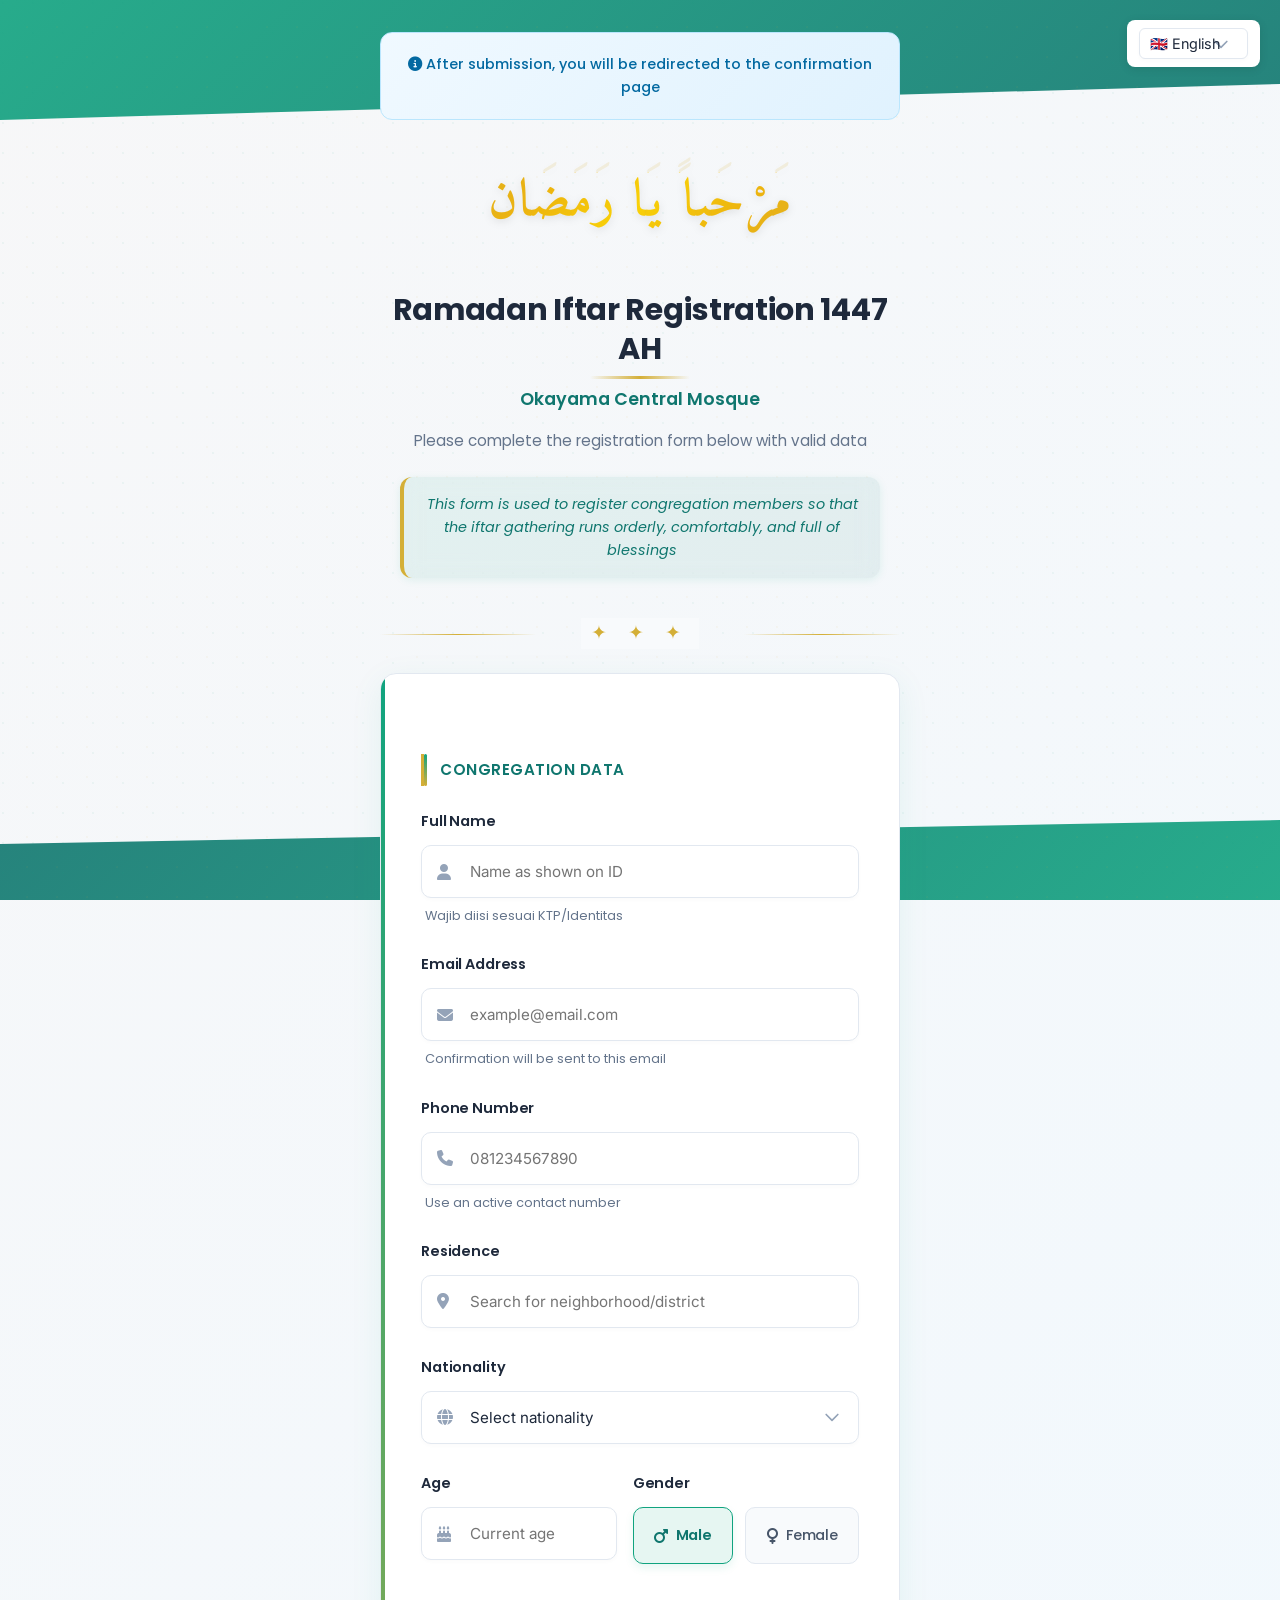
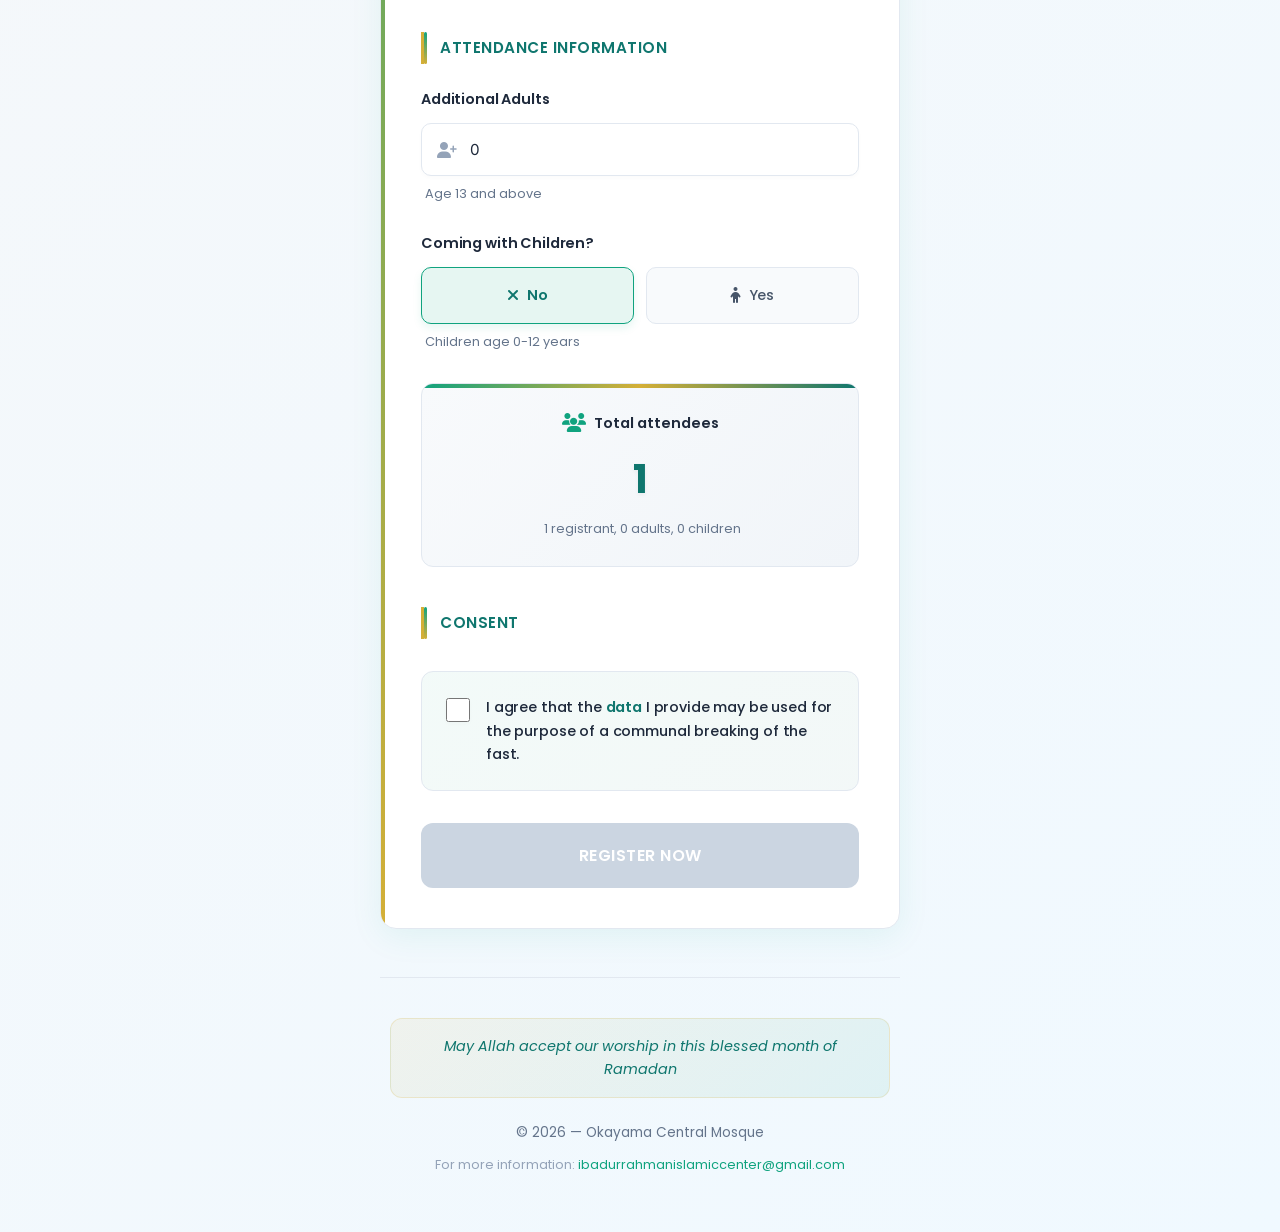
<file: index.html>
<!DOCTYPE html>
<html lang="id">
<head>
<meta charset="UTF-8">
<meta name="viewport" content="width=device-width, initial-scale=1">
<title>Registrasi Buka Puasa Bersama 1447 H</title>

<!-- Open Graph Tags -->
<meta property="og:title" content="Registrasi Buka Puasa Bersama 1447 H">
<meta property="og:description" content="Daftar untuk menghadiri buka puasa bersama di Masjid Central Okayama">
<meta property="og:image" content="https://masjidcentralokayama.github.io/repo/iftar-og.jpg">
<meta property="og:url" content="https://masjidcentralokayama.github.io/repo/">

<!-- Fonts -->
<link rel="stylesheet" href="https://cdnjs.cloudflare.com/ajax/libs/font-awesome/6.5.2/css/all.min.css">
<link href="https://fonts.googleapis.com/css2?family=Amiri:wght@400;700&family=Inter:wght@300;400;500;600;700&family=Poppins:wght@400;500;600;700&family=Open+Sans:wght@400;500;600&display=swap" rel="stylesheet">

<!-- CSS External -->
<link rel="stylesheet" href="css/main.css">
<link rel="icon" href="data:,">
</head>

<body>
<!-- Decorative Background Elements -->
<div class="ornament-top" aria-hidden="true"></div>
<div class="ornament-bottom" aria-hidden="true"></div>
<div class="islamic-pattern" aria-hidden="true"></div>

<!-- Language Selector -->
<div class="language-selector">
  <select id="languageSelector" aria-label="Pilih bahasa">
    <option value="id">🇮🇩 Indonesia</option>
    <option value="en">🇬🇧 English</option>
    <option value="ja">🇯🇵 日本語</option>
  </select>
</div>

<main>
  <div class="container">
    <!-- Alert Messages -->
    <div class="duplicate-alert" id="duplicateAlert" role="alert" aria-live="assertive">
      <i class="fas fa-exclamation-triangle"></i>
      <span id="duplicateAlertText">Data ini sudah terdaftar</span>
    </div>

    <div class="info-message" id="infoMessage" role="status" aria-live="polite">
      <i class="fas fa-info-circle"></i>
      <span id="infoMessageText">Setelah submit, Anda akan diarahkan ke halaman konfirmasi</span>
    </div>

    <div class="alert-message" id="alertMessage" role="alert" aria-live="assertive">
      <i class="fas fa-exclamation-circle"></i>
      <span id="alertMessageText"></span>
    </div>

    <div class="success-message" id="successMessage" role="status" aria-live="polite">
      <i class="fas fa-check-circle"></i>
      <span id="successMessageText"></span>
    </div>

    <!-- Header -->
    <div class="header">
      <div class="arabic-greeting">
        <div class="arabic-text" data-text="مَرْحَباً يَا رَمَضَان">
          مَرْحَباً يَا رَمَضَان
        </div>
      </div>
      
      <h1 id="mainTitle">Registrasi Buka Puasa Bersama 1447 H</h1>
      
      <div class="center-name" id="centerName">Masjid Central Okayama</div>
      
      <div class="subtitle" id="subtitleText">
        Silakan lengkapi formulir registrasi di bawah ini dengan data yang valid
      </div>
      
      <div class="event-purpose" id="eventPurpose">
        Formulir ini digunakan untuk pendataan jamaah agar pelaksanaan buka puasa bersama berjalan tertib, nyaman, dan penuh keberkahan
      </div>
    </div>

    <!-- Islamic Divider -->
    <div class="islamic-divider" aria-hidden="true">
      <span>✦ ✦ ✦</span>
    </div>

    <!-- Registration Form -->
    <div class="card">
      <form id="registrationForm" autocomplete="on" novalidate>
        
        <!-- HONEYPOT FIELD - Ditempatkan di awal form, TIDAK TERLIHAT -->
    <input type="text" 
           name="website_url" 
           id="website_url" 
           style="display: none !important; visibility: hidden; height: 0; width: 0; opacity: 0; position: absolute; left: -9999px;" 
           tabindex="-1" 
           autocomplete="off"
           value="">
           
        <!-- Section: Data Jamaah -->
        <h3 class="section-title" id="sectionDataJamaah">
          <i class="fas fa-user" aria-hidden="true"></i> Data Jamaah
        </h3>

        <!-- Full Name -->
        <div class="field">
          <label for="nama_lengkap" id="labelNamaLengkap">Nama Lengkap</label>
          <div class="input-wrapper">
            <i class="fas fa-user" aria-hidden="true"></i>
            <input type="text" id="nama_lengkap" name="nama_lengkap" required 
                   placeholder="Nama sesuai identitas" minlength="3" maxlength="100"
                   aria-describedby="namaHint">
          </div>
          <div class="hint" id="namaHint">Wajib diisi sesuai KTP/Identitas</div>
        </div>

        <!-- Email -->
        <div class="field">
          <label for="email" id="labelEmail">Alamat Email</label>
          <div class="input-wrapper">
            <i class="fas fa-envelope" aria-hidden="true"></i>
            <input type="email" id="email" name="email" required 
                   placeholder="contoh@email.com" pattern="[a-zA-Z0-9._%+\-]+@[a-zA-Z0-9.\-]+\.[a-zA-Z]{2,}"
                   aria-describedby="emailHint">
          </div>
          <div class="hint" id="hintEmail">Konfirmasi akan dikirim ke email ini</div>
        </div>

        <!-- Phone Number -->
        <div class="field">
          <label for="no_hp" id="labelNoHp">Nomor Telepon</label>
          <div class="input-wrapper">
            <i class="fas fa-phone" aria-hidden="true"></i>
            <input type="tel" id="no_hp" name="no_hp" required 
                   placeholder="081234567890 atau 08012345678" 
                   inputmode="numeric"
                   maxlength="15"
                   aria-describedby="phoneHint">
          </div>
          <div class="hint" id="hintNoHp">Format Jepang (080/090/070) atau Indonesia (08)</div>
        </div>

        <!-- Residence -->
        <div class="field">
          <label for="domisili" id="labelDomisili">Domisili</label>
          <div class="input-wrapper">
            <i class="fas fa-map-marker-alt" aria-hidden="true"></i>
            <input type="text" id="domisili" name="domisili" list="neighborhoods" required 
                   placeholder="Cari nama kelurahan/kecamatan">
            <datalist id="neighborhoods">
              <option value="Okayama-shi, Kita-ku, Kaminakano">
              <option value="Okayama-shi, Kita-ku, Ima">
              <option value="Okayama-shi, Kita-ku, Omoto">
              <option value="Okayama-shi, Kita-ku, Tsushima">
              <option value="Okayama-shi, Kita-ku, Hokan-cho">
              <option value="Okayama-shi, Naka-ku, Nishigawara">
              <option value="Okayama-shi, Minami-ku, Toyonari">
              <option value="Kurashiki-shi, Achi">
              <option value="Kurashiki-shi, Nakasho">
              <option value="Kurashiki-shi, Chaya-machi">
              <option value="Kurashiki-shi, Mizushima">
              <option value="Kurashiki-shi, Kojima">
              <option value="Kurashiki-shi, Tamashima">
              <option value="Tamano-shi, Chikko">
              <option value="Tamano-shi, Uno">
              <option value="Tamano-shi, Hibibi">
              <option value="Tamano-shi, Shibukawa">
              <option value="Soja-shi, Chuo">
              <option value="Soja-shi, Kiyone">
              <option value="Soja-shi, Yamate">
              <option value="Akaiwa-shi, Sanyo">
              <option value="Setouchi-shi, Oku-cho">
            </datalist>
          </div>
        </div>

        <!-- Nationality -->
        <div class="field">
          <label for="kebangsaan" id="labelKebangsaan">Kebangsaan</label>
          <div class="input-wrapper">
            <i class="fas fa-globe" aria-hidden="true"></i>
            <select id="kebangsaan" name="kebangsaan" required>
              <option value="">Pilih kebangsaan</option>
              <option value="Indonesia">Indonesia</option>
              <option value="Jepang">Jepang</option>
              <option value="Lainnya">Lainnya</option>
            </select>
          </div>

          <div class="other-nationality-wrapper" id="otherNationalityWrapper">
            <div class="input-wrapper">
              <i class="fas fa-edit" aria-hidden="true"></i>
              <input type="text" id="kebangsaan_lainnya" name="kebangsaan_lainnya"
                     placeholder="Masukkan kebangsaan Anda">
            </div>
          </div>
        </div>

        <!-- Age & Gender -->
        <div class="row">
          <div class="field">
            <label for="usia" id="labelUsia">Usia</label>
            <div class="input-wrapper">
              <i class="fas fa-birthday-cake" aria-hidden="true"></i>
              <input type="number" id="usia" name="usia" min="1" max="120" required 
                     placeholder="Usia saat ini">
            </div>
          </div>

          <div class="field">
            <label id="labelJenisKelamin">Jenis Kelamin</label>
            <div class="radio-group" role="radiogroup">
              <input type="radio" id="jk_l" name="jk" value="Laki-laki" required checked>
              <label for="jk_l">
                <i class="fas fa-mars" aria-hidden="true"></i>
                <span id="labelLakiLaki">Laki-laki</span>
              </label>
              <input type="radio" id="jk_p" name="jk" value="Perempuan">
              <label for="jk_p">
                <i class="fas fa-venus" aria-hidden="true"></i>
                <span id="labelPerempuan">Perempuan</span>
              </label>
            </div>
          </div>
        </div>

        <!-- Section: Informasi Kehadiran -->
        <h3 class="section-title" id="sectionKehadiran">
          <i class="fas fa-users" aria-hidden="true"></i> Informasi Kehadiran
        </h3>

        <!-- Additional Adults -->
        <div class="field">
          <label for="dewasa_tambahan" id="labelDewasaTambahan">Dewasa Tambahan</label>
          <div class="input-wrapper">
            <i class="fas fa-user-plus" aria-hidden="true"></i>
            <input type="number" id="dewasa_tambahan" name="dewasa_tambahan" min="0" max="5" value="0"
                   placeholder="Jumlah dewasa selain Anda"
                   aria-describedby="dewasaHint">
          </div>
          <div class="hint" id="hintDewasa">Usia 13 tahun ke atas</div>
        </div>

        <!-- Children -->
        <div class="field">
          <label id="labelDatangDenganAnak">Datang dengan Anak?</label>
          <div class="toggle-group" role="radiogroup">
            <input type="radio" id="anak_tidak" name="dengan_anak" value="Tidak" checked>
            <label for="anak_tidak">
              <i class="fas fa-times" aria-hidden="true"></i>
              <span id="labelTidak">Tidak</span>
            </label>
            <input type="radio" id="anak_ya" name="dengan_anak" value="Ya">
            <label for="anak_ya">
              <i class="fas fa-child" aria-hidden="true"></i>
              <span id="labelYa">Ya</span>
            </label>
          </div>
          <div class="hint" id="hintAnak">Anak usia 0-12 tahun</div>
        </div>

        <!-- Number of Children -->
        <div class="children-field-wrapper" id="childrenFieldWrapper">
          <div class="field">
            <label for="jumlah_anak" id="labelJumlahAnak">Jumlah Anak</label>
            <div class="input-wrapper">
              <i class="fas fa-baby" aria-hidden="true"></i>
              <input type="number" id="jumlah_anak" name="jumlah_anak" min="1" max="5" value="1"
                     aria-describedby="usiaAnakHint">
            </div>
            <div class="hint" id="hintUsiaAnak">Usia maksimal 12 tahun</div>
          </div>
        </div>

        <!-- Total Summary -->
        <div class="total-summary">
          <div class="total-label">
            <i class="fas fa-users" aria-hidden="true"></i>
            <span id="totalLabel">Total yang akan hadir</span>
          </div>
          <div class="total-number" id="totalAttendees">1</div>
          <div class="hint" id="totalDetail">1 pendaftar, 0 dewasa, 0 anak</div>
        </div>

        <!-- Section: Persetujuan -->
        <h3 class="section-title" id="sectionPersetujuan">
          <i class="fas fa-file-signature" aria-hidden="true"></i> Persetujuan
        </h3>

        <!-- Consent -->
        <div class="consent">
          <input type="checkbox" id="consentCheckbox" required>
          <label for="consentCheckbox">
            <span class="consent-label-text" id="consentText">
              <strong>Data jamaah</strong> digunakan semata-mata untuk keperluan pendataan dan kelancaran pelaksanaan acara buka puasa bersama. Kami menjamin kerahasiaan data Anda.
            </span>
          </label>
        </div>

        <!-- Submit Button -->
        <button type="submit" class="submit-btn" id="submitBtn" disabled>
          <span id="submitText">Daftar Sekarang</span>
        </button>

        <!-- Progress Indicator -->
        <div class="progress-indicator" id="progressIndicator">
          <div class="loading-spinner" aria-hidden="true"></div>
          <div style="font-size: 0.9rem; color: var(--accent-teal); margin-top: 0.5rem;" id="progressText">
            Mengirim data...
          </div>
        </div>
      </form>
    </div>

    <!-- Footer -->
    <footer>
      <div class="prayer-message" id="prayerMessage">
        <i class="fas fa-star-and-crescent" aria-hidden="true"></i>
        Semoga Allah menerima amal ibadah kita di bulan Ramadan yang mulia ini
      </div>
      
      <div id="footerCopyright">© 2026 — Masjid Central Okayama</div>
      
      <div class="contact">
        <span id="contactText">Untuk informasi lebih lanjut:</span>
        <a href="mailto:ibadurrahmanislamiccenter@gmail.com">
          ibadurrahmanislamiccenter@gmail.com
        </a>
      </div>
    </footer>
  </div>
</main>

<!-- JavaScript External -->
<script src="js/main.js"></script>
</body>
</html>
</file>
<file: css/main.css>
/* ============================================
   RESET & BASE STYLES (OPTIMIZED)
   ============================================ */
:root {
  --accent-green: #10a37f;
  --accent-gold: #d4af37;
  --accent-teal: #0f766e;
  --accent-dark: #1e293b;
  --accent-light: #f8fafc;
  --transition: 0.3s cubic-bezier(0.4, 0, 0.2, 1);
}

* {
  box-sizing: border-box;
  margin: 0;
  padding: 0;
}

html {
  scroll-behavior: smooth;
}

body {
  font-family: 'Poppins', 'Inter', -apple-system, BlinkMacSystemFont, 'Segoe UI', Roboto, Oxygen, Ubuntu, Cantarell, 'Open Sans', 'Helvetica Neue', sans-serif;
  background: linear-gradient(135deg, #f7f7f8 0%, #f0f9ff 100%);
  color: var(--accent-dark);
  line-height: 1.6;
  min-height: 100vh;
  -webkit-font-smoothing: antialiased;
  -moz-osx-font-smoothing: grayscale;
}

/* ============================================
   LAYOUT & CONTAINER
   ============================================ */
main {
  padding: 2rem 1rem;
  position: relative;
  overflow: hidden;
}

.container {
  max-width: 520px;
  margin: 0 auto;
  position: relative;
  z-index: 1;
}

/* ============================================
   DECORATIVE BACKGROUND ELEMENTS
   ============================================ */
.ornament-top {
  position: absolute;
  top: 0;
  left: 0;
  right: 0;
  height: 120px;
  background: linear-gradient(135deg, var(--accent-green) 0%, var(--accent-teal) 100%);
  clip-path: polygon(0 0, 100% 0, 100% 70%, 0 100%);
  z-index: 0;
  opacity: 0.9;
}

.ornament-bottom {
  position: absolute;
  bottom: 0;
  left: 0;
  right: 0;
  height: 80px;
  background: linear-gradient(135deg, var(--accent-teal) 0%, var(--accent-green) 100%);
  clip-path: polygon(0 30%, 100% 0, 100% 100%, 0 100%);
  z-index: 0;
  opacity: 0.9;
}

.islamic-pattern {
  position: absolute;
  top: 0;
  left: 0;
  right: 0;
  bottom: 0;
  background-image: 
    radial-gradient(circle at 10% 10%, rgba(16, 163, 127, 0.05) 1px, transparent 1px),
    radial-gradient(circle at 90% 90%, rgba(212, 175, 55, 0.05) 1px, transparent 1px);
  background-size: 30px 30px;
  z-index: 0;
}

/* ============================================
   HEADER STYLES (REVISED - TULISAN ARAB)
   ============================================ */
.header {
  text-align: center;
  margin-bottom: 2.5rem;
  padding: 0 0.5rem;
  position: relative;
}

/* Arabic Greeting - MARHABAN YA RAMADAN */
.arabic-greeting {
  margin: 0 auto 2rem;
  padding: 1.5rem 0;
  position: relative;
  overflow: hidden;
}

.arabic-text {
  font-family: 'Amiri', serif;
  font-size: 3.2rem;
  font-weight: 700;
  color: transparent;
  background: linear-gradient(
    135deg,
    #d4af37 0%,
    #f0b40a 30%,
    #ffd700 50%,
    #f0b40a 70%,
    #d4af37 100%
  );
  background-clip: text;
  -webkit-background-clip: text;
  text-align: center;
  line-height: 1.2;
  letter-spacing: 2px;
  position: relative;
  animation: arabicGlow 4s ease-in-out infinite alternate;
  filter: drop-shadow(0 2px 4px rgba(0, 0, 0, 0.1));
}

.arabic-text::before {
  content: attr(data-text);
  position: absolute;
  top: 0;
  left: 0;
  right: 0;
  color: rgba(212, 175, 55, 0.15);
  z-index: -1;
  animation: arabicShadow 6s ease-in-out infinite alternate;
}

@keyframes arabicGlow {
  0%, 100% {
    opacity: 1;
    background-position: 0% 50%;
    filter: drop-shadow(0 2px 8px rgba(212, 175, 55, 0.3));
  }
  50% {
    opacity: 0.95;
    background-position: 100% 50%;
    filter: drop-shadow(0 4px 16px rgba(212, 175, 55, 0.5));
  }
}

@keyframes arabicShadow {
  0%, 100% {
    transform: translate(0, 0) scale(1);
  }
  25% {
    transform: translate(2px, 1px) scale(1.01);
  }
  75% {
    transform: translate(-1px, -1px) scale(0.99);
  }
}

.header h1 {
  margin: 0 0 1rem 0;
  font-size: 1.9rem;
  color: var(--accent-dark);
  font-weight: 700;
  letter-spacing: -0.01em;
  line-height: 1.3;
  position: relative;
  display: inline-block;
}

.header h1::after {
  content: '';
  position: absolute;
  bottom: -10px;
  left: 50%;
  transform: translateX(-50%);
  width: 100px;
  height: 3px;
  background: linear-gradient(90deg, transparent, var(--accent-gold), transparent);
  border-radius: 2px;
}

.header .center-name {
  color: var(--accent-teal);
  font-weight: 600;
  font-size: 1.1rem;
  margin-bottom: 1rem;
  font-family: 'Poppins', sans-serif;
}

.header .subtitle {
  color: #64748b;
  font-size: 0.95rem;
  font-weight: 400;
  line-height: 1.6;
  margin-bottom: 1rem;
  max-width: 480px;
  margin-left: auto;
  margin-right: auto;
}

.event-purpose {
  background: linear-gradient(135deg, rgba(16, 163, 127, 0.08) 0%, rgba(15, 118, 110, 0.08) 100%);
  border-radius: 12px;
  padding: 1rem 1.25rem;
  margin: 1.5rem auto 0;
  max-width: 480px;
  border-left: 4px solid var(--accent-gold);
  font-size: 0.9rem;
  color: var(--accent-teal);
  line-height: 1.6;
  font-style: italic;
  text-align: center;
  box-shadow: 0 2px 8px rgba(16, 163, 127, 0.1);
  backdrop-filter: blur(10px);
}

.islamic-divider {
  text-align: center;
  margin: 1.5rem 0;
  position: relative;
}

.islamic-divider::before,
.islamic-divider::after {
  content: '';
  position: absolute;
  top: 50%;
  width: 30%;
  height: 1px;
  background: linear-gradient(90deg, transparent, var(--accent-gold), transparent);
}

.islamic-divider::before {
  left: 0;
}

.islamic-divider::after {
  right: 0;
}

.islamic-divider span {
  color: var(--accent-gold);
  font-size: 1.2rem;
  letter-spacing: 8px;
  display: inline-block;
  padding: 0 10px;
  background: var(--accent-light);
}

/* ============================================
   CARD STYLES
   ============================================ */
.card {
  background: #ffffff;
  padding: 2.5rem;
  border-radius: 16px;
  border: 1px solid #e2e8f0;
  box-shadow: 0 8px 32px rgba(16, 163, 127, 0.08);
  margin-bottom: 2.5rem;
  transition: all var(--transition);
  position: relative;
  overflow: hidden;
  backdrop-filter: blur(10px);
}

.card::before {
  content: '';
  position: absolute;
  top: 0;
  left: 0;
  width: 4px;
  height: 100%;
  background: linear-gradient(180deg, var(--accent-green), var(--accent-gold));
}

.card:hover {
  box-shadow: 0 12px 40px rgba(16, 163, 127, 0.12);
  transform: translateY(-2px);
}

/* ============================================
   FORM STYLES
   ============================================ */
.section-title {
  font-size: 0.95rem;
  color: var(--accent-teal);
  border-left: 3px solid var(--accent-gold);
  padding-left: 1rem;
  margin: 2.5rem 0 1.5rem;
  font-weight: 600;
  text-transform: uppercase;
  letter-spacing: 0.5px;
  font-family: 'Poppins', sans-serif;
  position: relative;
  padding-top: 0.25rem;
  padding-bottom: 0.25rem;
}

.section-title:first-child {
  margin-top: 0;
}

.section-title::before {
  content: '';
  position: absolute;
  left: 0;
  top: 0;
  bottom: 0;
  width: 3px;
  background: linear-gradient(180deg, var(--accent-green), var(--accent-gold));
  border-radius: 2px;
}

.field {
  margin-bottom: 1.75rem;
  position: relative;
}

label {
  display: block;
  margin-bottom: 0.75rem;
  font-weight: 600;
  font-size: 0.9rem;
  color: var(--accent-dark);
  letter-spacing: -0.01em;
  font-family: 'Poppins', sans-serif;
}

.input-wrapper {
  position: relative;
  transition: transform var(--transition);
}

.input-wrapper:hover {
  transform: translateY(-1px);
}

.input-wrapper i {
  position: absolute;
  left: 1rem;
  top: 50%;
  transform: translateY(-50%);
  color: #94a3b8;
  font-size: 1rem;
  transition: color var(--transition);
  z-index: 1;
}

input:focus + i,
select:focus + i {
  color: var(--accent-green);
}

input, select {
  width: 100%;
  padding: 1rem 1rem 1rem 3rem;
  border-radius: 10px;
  border: 1.5px solid #e2e8f0;
  font-size: 0.95rem;
  font-family: 'Inter', sans-serif;
  background: #ffffff;
  transition: all var(--transition);
  color: var(--accent-dark);
  box-shadow: 0 2px 4px rgba(0, 0, 0, 0.02);
  position: relative;
}

input:focus, select:focus {
  outline: none;
  border-color: var(--accent-green);
  box-shadow: 0 0 0 3px rgba(16, 163, 127, 0.15);
  background: #ffffff;
}

/* Select Styles */
select {
  appearance: none;
  background-image: url("data:image/svg+xml,%3Csvg xmlns='http://www.w3.org/2000/svg' fill='none' viewBox='0 0 24 24' stroke='%2394a3b8'%3E%3Cpath stroke-linecap='round' stroke-linejoin='round' stroke-width='2' d='M19 9l-7 7-7-7'%3E%3C/path%3E%3C/svg%3E");
  background-repeat: no-repeat;
  background-position: right 1rem center;
  background-size: 1.25rem;
  padding-right: 3rem;
  cursor: pointer;
}

/* Radio & Toggle Button Styles */
.radio-group, .toggle-group {
  display: flex;
  gap: 0.75rem;
}

.radio-group input, .toggle-group input {
  display: none;
}

.radio-group label, .toggle-group label {
  flex: 1;
  display: flex;
  align-items: center;
  justify-content: center;
  gap: 0.5rem;
  padding: 1rem 1.25rem;
  border-radius: 10px;
  border: 1.5px solid #e2e8f0;
  background: #f8fafc;
  font-size: 0.9rem;
  font-weight: 500;
  color: #475569;
  cursor: pointer;
  transition: all var(--transition);
  margin-bottom: 0;
}

.radio-group label i, .toggle-group label i {
  position: static;
  transform: none;
  font-size: 1rem;
}

.radio-group input:checked + label,
.toggle-group input:checked + label {
  background: rgba(16, 163, 127, 0.1);
  border-color: var(--accent-green);
  color: var(--accent-teal);
  font-weight: 600;
  box-shadow: 0 4px 8px rgba(16, 163, 127, 0.1);
}

/* Hint Text */
.hint {
  font-size: 0.8rem;
  color: #64748b;
  margin-top: 0.5rem;
  line-height: 1.5;
  padding-left: 0.25rem;
}

/* Row Layout */
.row {
  display: flex;
  gap: 1rem;
}

.row .field {
  flex: 1;
}

/* Other Nationality Field */
.other-nationality-wrapper {
  display: none;
  margin-top: 1rem;
  animation: fadeIn 0.3s ease;
}

@keyframes fadeIn {
  from { opacity: 0; }
  to { opacity: 1; }
}

.other-nationality-wrapper.active {
  display: block;
}

/* Children Field */
.children-field-wrapper {
  display: none;
  margin-top: 1rem;
  animation: fadeIn 0.3s ease;
}

.children-field-wrapper.active {
  display: block;
}

/* Reduce Motion */
@media (prefers-reduced-motion: reduce) {
  * {
    animation: none !important;
    transition: none !important;
  }
}

/* ============================================
   TOTAL SUMMARY
   ============================================ */
.total-summary {
  background: linear-gradient(135deg, #f8fafc 0%, #f1f5f9 100%);
  border: 1.5px solid #e2e8f0;
  border-radius: 12px;
  padding: 1.75rem;
  margin-top: 2rem;
  text-align: center;
  position: relative;
  overflow: hidden;
}

.total-summary::before {
  content: '';
  position: absolute;
  top: 0;
  left: 0;
  right: 0;
  height: 4px;
  background: linear-gradient(90deg, var(--accent-green), var(--accent-gold), var(--accent-teal));
}

.total-number {
  font-size: 2.5rem;
  font-weight: 700;
  color: var(--accent-teal);
  margin: 0.5rem 0;
  font-family: 'Poppins', sans-serif;
  text-shadow: 0 2px 4px rgba(0, 0, 0, 0.05);
}

.total-label {
  font-size: 0.9rem;
  color: var(--accent-dark);
  display: flex;
  align-items: center;
  justify-content: center;
  gap: 0.5rem;
  font-weight: 600;
  margin-bottom: 0.75rem;
}

.total-label i {
  color: var(--accent-green);
  font-size: 1.2rem;
}

/* ============================================
   CONSENT CHECKBOX
   ============================================ */
.consent {
  display: flex;
  align-items: flex-start;
  gap: 1rem;
  padding: 1.5rem;
  background: linear-gradient(135deg, rgba(16, 163, 127, 0.05) 0%, rgba(15, 118, 110, 0.05) 100%);
  border: 1.5px solid #e2e8f0;
  border-radius: 12px;
  margin: 2rem 0;
  transition: all var(--transition);
}

.consent:hover {
  border-color: var(--accent-green);
  background: linear-gradient(135deg, rgba(16, 163, 127, 0.08) 0%, rgba(15, 118, 110, 0.08) 100%);
}

.consent input {
  width: 1.5rem;
  height: 1.5rem;
  margin-top: 0.125rem;
  flex-shrink: 0;
  border-radius: 6px;
  accent-color: var(--accent-green);
  cursor: pointer;
}

.consent label {
  display: flex;
  align-items: flex-start;
  gap: 0.5rem;
  margin-bottom: 0;
  cursor: pointer;
  font-weight: 500;
  line-height: 1.6;
}

.consent-label-text {
  font-size: 0.9rem;
  color: var(--accent-dark);
  line-height: 1.6;
  font-weight: 500;
}

.consent-label-text strong {
  color: var(--accent-teal);
  font-weight: 600;
}

/* ============================================
   BUTTON STYLES
   ============================================ */
.submit-btn {
  width: 100%;
  padding: 1.25rem;
  background: linear-gradient(135deg, var(--accent-green) 0%, var(--accent-teal) 100%);
  color: white;
  border: none;
  border-radius: 12px;
  font-size: 1rem;
  font-weight: 600;
  cursor: pointer;
  transition: all var(--transition);
  font-family: 'Poppins', sans-serif;
  letter-spacing: 0.5px;
  text-transform: uppercase;
  box-shadow: 0 6px 20px rgba(16, 163, 127, 0.2);
  position: relative;
  overflow: hidden;
}

.submit-btn::before {
  content: '';
  position: absolute;
  top: 0;
  left: -100%;
  width: 100%;
  height: 100%;
  background: linear-gradient(90deg, transparent, rgba(255, 255, 255, 0.2), transparent);
  transition: left 0.5s ease;
}

.submit-btn:hover {
  background: linear-gradient(135deg, var(--accent-teal) 0%, var(--accent-green) 100%);
  transform: translateY(-2px);
  box-shadow: 0 8px 25px rgba(16, 163, 127, 0.3);
}

.submit-btn:hover::before {
  left: 100%;
}

.submit-btn:disabled {
  background: #cbd5e1;
  transform: none;
  box-shadow: none;
  cursor: not-allowed;
}

.submit-btn:disabled::before {
  display: none;
}

/* ============================================
   ALERT MESSAGES
   ============================================ */
.alert-message {
  display: none;
  background: linear-gradient(135deg, #fef2f2 0%, #fee2e2 100%);
  color: #dc2626;
  padding: 1.25rem;
  border-radius: 12px;
  border: 1.5px solid #fecaca;
  margin-bottom: 1.75rem;
  text-align: center;
  font-size: 0.9rem;
  font-weight: 500;
  animation: slideDown 0.3s ease;
}

@keyframes slideDown {
  from {
    opacity: 0;
    transform: translateY(-10px);
  }
  to {
    opacity: 1;
    transform: translateY(0);
  }
}

.alert-message.active {
  display: block;
}

.success-message {
  display: none;
  background: linear-gradient(135deg, #f0fdf4 0%, #dcfce7 100%);
  color: #166534;
  padding: 1.25rem;
  border-radius: 12px;
  border: 1.5px solid #bbf7d0;
  margin-bottom: 1.75rem;
  text-align: center;
  font-size: 0.9rem;
  font-weight: 500;
  animation: slideDown 0.3s ease;
}

.success-message.active {
  display: block;
}

.info-message {
  display: none;
  background: linear-gradient(135deg, #f0f9ff 0%, #e0f2fe 100%);
  color: #0369a1;
  padding: 1.25rem;
  border-radius: 12px;
  border: 1.5px solid #bae6fd;
  margin-bottom: 1.75rem;
  text-align: center;
  font-size: 0.9rem;
  font-weight: 500;
  animation: slideDown 0.3s ease;
}

.info-message.active {
  display: block;
}

/* Duplicate Alert */
.duplicate-alert {
  display: none;
  background: linear-gradient(135deg, #fffbeb 0%, #fef3c7 100%);
  color: #d97706;
  padding: 1.25rem;
  border-radius: 12px;
  border: 1.5px solid #fde68a;
  margin-bottom: 1.75rem;
  text-align: center;
  font-size: 0.9rem;
  font-weight: 500;
  animation: slideDown 0.3s ease;
}

.duplicate-alert.active {
  display: block;
}

/* ============================================
   FOOTER
   ============================================ */
footer {
  text-align: center;
  color: #64748b;
  font-size: 0.85rem;
  padding: 1.5rem 0;
  border-top: 1px solid #e2e8f0;
  margin-top: 3rem;
  position: relative;
}

.prayer-message {
  background: linear-gradient(135deg, rgba(212, 175, 55, 0.08) 0%, rgba(16, 163, 127, 0.08) 100%);
  border-radius: 12px;
  padding: 1rem 1.5rem;
  margin: 1rem auto 1.5rem;
  max-width: 500px;
  color: var(--accent-teal);
  font-style: italic;
  line-height: 1.6;
  font-size: 0.9rem;
  border: 1px solid rgba(212, 175, 55, 0.2);
}

footer .center-name {
  font-weight: 600;
  color: var(--accent-teal);
  margin-bottom: 0.5rem;
  font-size: 0.9rem;
}

footer .contact {
  margin-top: 0.75rem;
  font-size: 0.8rem;
  color: #94a3b8;
}

footer .contact a {
  color: var(--accent-green);
  text-decoration: none;
  transition: color var(--transition);
}

footer .contact a:hover {
  color: var(--accent-teal);
  text-decoration: underline;
}

/* ============================================
   UTILITY CLASSES
   ============================================ */
.loading-spinner {
  display: inline-block;
  width: 1.2rem;
  height: 1.2rem;
  border: 2px solid rgba(255, 255, 255, 0.3);
  border-radius: 50%;
  border-top-color: #fff;
  animation: spin 1s ease-in-out infinite;
}

@keyframes spin {
  to { transform: rotate(360deg); }
}

/* ============================================
   COMPONENTS
   ============================================ */
.language-selector {
  position: fixed;
  top: 20px;
  right: 20px;
  z-index: 100;
  background: white;
  padding: 8px 12px;
  border-radius: 8px;
  box-shadow: 0 2px 10px rgba(0,0,0,0.1);
}

.language-selector select {
  padding: 6px 10px;
  border: 1px solid #e2e8f0;
  border-radius: 6px;
  font-size: 0.9rem;
  font-family: 'Inter', sans-serif;
  color: var(--accent-dark);
}

.language-selector select:focus {
  outline: none;
  border-color: var(--accent-green);
}

.progress-indicator {
  display: none;
  text-align: center;
  margin-top: 1rem;
}

.progress-indicator.active {
  display: block;
}

/* Validation States */
.input-wrapper.error input,
.input-wrapper.error select {
  border-color: #dc2626;
  background: #fef2f2;
}

.input-wrapper.success input,
.input-wrapper.success select {
  border-color: #10b981;
  background: #f0fdf4;
}

.validation-message {
  font-size: 0.8rem;
  margin-top: 0.5rem;
  padding-left: 0.25rem;
}

.validation-message.error {
  color: #dc2626;
}

.validation-message.success {
  color: #059669;
}

/* ============================================
   RESPONSIVE DESIGN
   ============================================ */
@media (max-width: 640px) {
  main {
    padding: 1.5rem 1rem;
  }
  
  .card {
    padding: 1.75rem;
  }
  
  .row {
    flex-direction: column;
    gap: 1rem;
  }
  
  input, select {
    padding: 0.9rem 1rem 0.9rem 2.75rem;
    font-size: 0.9rem;
  }
  
  .input-wrapper i {
    left: 0.875rem;
    font-size: 0.9rem;
  }
  
  .total-summary {
    padding: 1.5rem;
  }
  
  .total-number {
    font-size: 2.2rem;
  }
  
  .header h1 {
    font-size: 1.7rem;
  }
  
  .arabic-greeting {
    margin-bottom: 1.5rem;
  }
  
  .arabic-text {
    font-size: 2.5rem;
  }
  
  .section-title {
    margin: 2rem 0 1.25rem;
  }
  
  .language-selector {
    top: 15px;
    right: 15px;
    padding: 6px 10px;
  }
}

/* High-contrast mode support */
@media (prefers-contrast: high) {
  :root {
    --accent-green: #0a8;
    --accent-gold: #b90;
    --accent-teal: #066;
    --accent-dark: #000;
    --accent-light: #fff;
  }
}

/* Print styles */
@media print {
  .language-selector,
  .submit-btn,
  .ornament-top,
  .ornament-bottom,
  .islamic-pattern {
    display: none;
  }
  
  body {
    background: white;
    color: black;
  }
  
  .card {
    box-shadow: none;
    border: 1px solid #ddd;
  }
}
</file>
